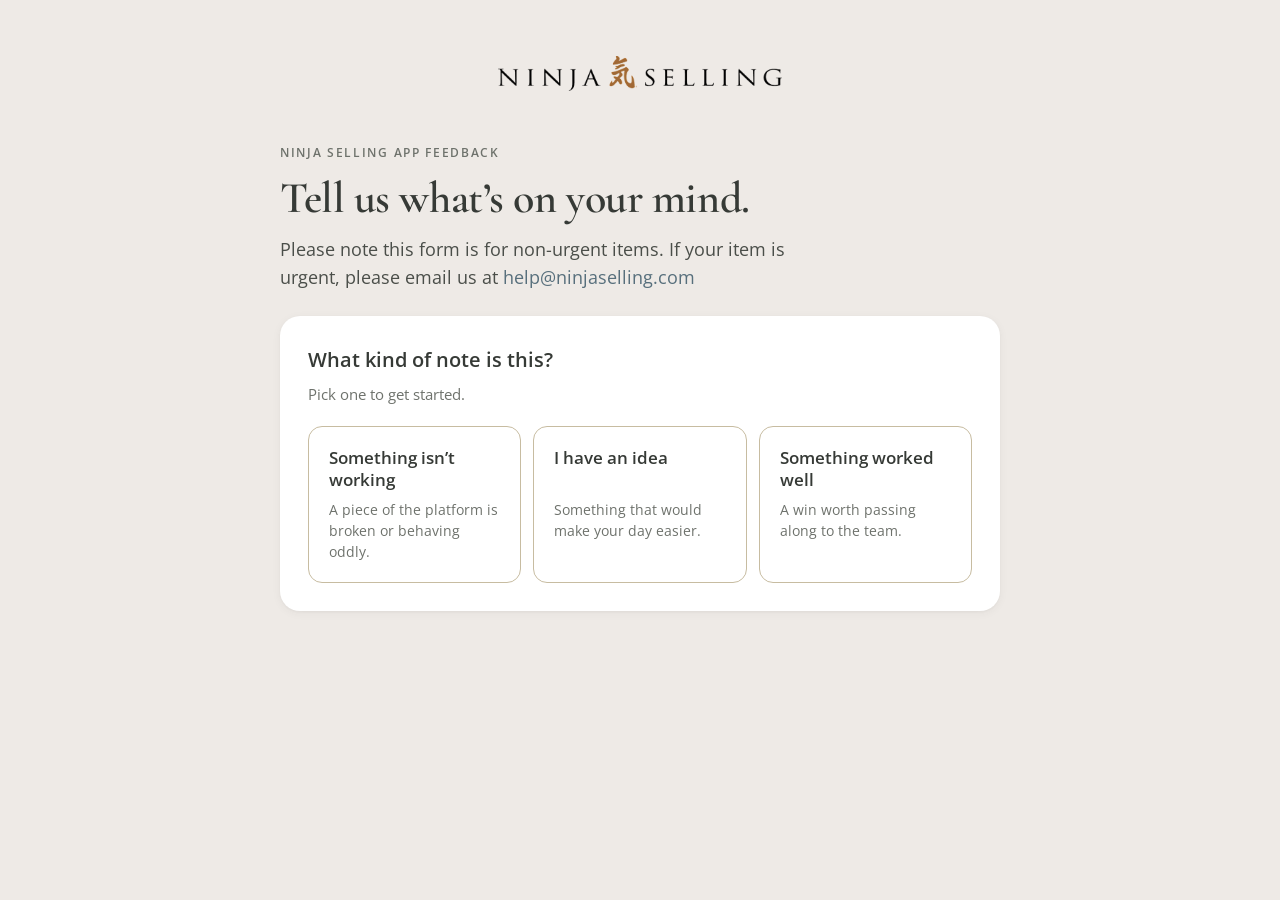
<file: index.html>
<!doctype html>
<html lang="en">
<head>
<meta charset="utf-8">
<meta name="viewport" content="width=device-width, initial-scale=1">
<title>Ninja Selling app feedback</title>
<meta name="description" content="Tell us what's on your mind &mdash; a bug, an idea, or a win from the Ninja Selling platform.">
<meta name="robots" content="noindex">
<link rel="icon" href="assets/logo-primary.png">

<link rel="preconnect" href="https://fonts.googleapis.com">
<link rel="preconnect" href="https://fonts.gstatic.com" crossorigin>
<link rel="stylesheet"
      href="https://fonts.googleapis.com/css2?family=Cormorant+Garamond:wght@500;600;700&family=Open+Sans:wght@400;500;600;700&display=swap">

<link rel="stylesheet" href="css/tokens.css?v=3">
<link rel="stylesheet" href="css/app.css?v=3">
</head>
<body>

<!-- Inline Lucide glyphs (stroke width 2), referenced with <use> -->
<svg width="0" height="0" style="position:absolute" aria-hidden="true" focusable="false">
  <symbol id="i-check" viewBox="0 0 24 24" fill="none" stroke="currentColor"
          stroke-width="3" stroke-linecap="round" stroke-linejoin="round">
    <path d="M20 6 9 17l-5-5"/>
  </symbol>
  <symbol id="i-chevron-down" viewBox="0 0 24 24" fill="none" stroke="currentColor"
          stroke-width="2" stroke-linecap="round" stroke-linejoin="round">
    <path d="m6 9 6 6 6-6"/>
  </symbol>
</svg>

<main class="page">
  <div class="column">

    <div class="logo-row">
      <img src="assets/logo-primary.png" alt="Ninja Selling">
    </div>

    <header class="masthead">
      <div class="eyebrow">Ninja Selling app feedback</div>
      <h1>Tell us what&rsquo;s on your mind.</h1>
      <p class="lead">
        Please note this form is for non-urgent items. If your item is urgent, please email us at
        <a href="mailto:help@ninjaselling.com">help@ninjaselling.com</a>
      </p>
    </header>

    <!-- Success confirmation -->
    <div class="confirmation nc-reveal" id="confirmation" hidden>
      <div class="dot"></div>
      <div class="msg">Thank you &mdash; that came through. We&rsquo;ll follow up if we need more detail.</div>
    </div>

    <form id="feedback-form" novalidate>

      <!-- Honeypot: bots fill this, people never see it -->
      <div class="hp-field" aria-hidden="true">
        <label for="company">Company</label>
        <input type="text" id="company" name="company" tabindex="-1" autocomplete="off">
      </div>

      <div class="column">

        <!-- Card 1 &mdash; type picker -->
        <section class="card">
          <div class="card-head">
            <div class="card-title" id="type-label">What kind of note is this?</div>
            <div class="card-sub">Pick one to get started.</div>
          </div>
          <div class="type-grid" role="group" aria-labelledby="type-label" id="type-grid">
            <button type="button" class="type-option" data-type="broken" aria-pressed="false">
              <span class="t-title">Something isn&rsquo;t working</span>
              <span class="t-blurb">A piece of the platform is broken or behaving oddly.</span>
            </button>
            <button type="button" class="type-option" data-type="idea" aria-pressed="false">
              <span class="t-title">I have an idea</span>
              <span class="t-blurb">Something that would make your day easier.</span>
            </button>
            <button type="button" class="type-option" data-type="win" aria-pressed="false">
              <span class="t-title">Something worked well</span>
              <span class="t-blurb">A win worth passing along to the team.</span>
            </button>
          </div>
          <div class="error-line" id="err-type" hidden>Choose one so we know where to send this.</div>
        </section>

        <!-- Everything below is revealed once a type is chosen -->
        <div class="stack-24" id="lower" hidden>

          <!-- Card 2 &mdash; who -->
          <section class="card">
            <div class="card-title">Who is this about?</div>

            <label class="checkbox" for="on-behalf">
              <input type="checkbox" id="on-behalf">
              <span class="box" aria-hidden="true"><svg width="15" height="15"><use href="#i-check"/></svg></span>
              <span class="text">
                <span class="c-label">I&rsquo;m submitting this on behalf of another Ninja</span>
                <span class="c-desc">Coaches and support staff &mdash; we&rsquo;ll ask for their details too.</span>
              </span>
            </label>

            <div class="identity-summary" id="identity-summary" hidden>
              <div id="identity-summary-text"></div>
              <button type="button" class="btn-text" id="edit-identity">Edit</button>
            </div>

            <div class="stack-16" id="identity-fields">
              <div class="eyebrow">Your information</div>
              <div class="two-up">
                <div class="field" id="f-submitter-name">
                  <label for="submitter-name">Your name</label>
                  <div class="control">
                    <input type="text" id="submitter-name" placeholder="Jane Rivera"
                           autocomplete="name" maxlength="120">
                  </div>
                </div>
                <div class="field" id="f-submitter-email">
                  <label for="submitter-email">Your email</label>
                  <div class="control">
                    <input type="email" id="submitter-email" placeholder="jane@example.com"
                           autocomplete="email" maxlength="200">
                  </div>
                </div>
              </div>
            </div>

            <div class="ruled-block" id="affected-block" hidden>
              <div class="eyebrow">Ninja experiencing the issue</div>
              <div class="two-up">
                <div class="field" id="f-affected-name">
                  <label for="affected-name">Their name</label>
                  <div class="control">
                    <input type="text" id="affected-name" placeholder="Full name"
                           autocomplete="off" maxlength="120">
                  </div>
                </div>
                <div class="field" id="f-affected-email">
                  <label for="affected-email">Their email</label>
                  <div class="control">
                    <input type="email" id="affected-email" placeholder="name@example.com"
                           autocomplete="off" maxlength="200">
                  </div>
                </div>
              </div>
            </div>
          </section>

          <!-- Card 3 &mdash; details -->
          <section class="card">
            <div class="card-title">The details</div>

            <div class="two-up" id="context-top" hidden>
              <div class="field">
                <label for="screen">Where in the platform?</label>
                <div class="control control-select">
                  <select id="screen">
                    <option value="">Choose a screen</option>
                  </select>
                  <span class="chevron"><svg width="18" height="18"><use href="#i-chevron-down"/></svg></span>
                </div>
              </div>
              <div class="field">
                <label for="platform">What were you using?</label>
                <div class="control control-select">
                  <select id="platform"></select>
                  <span class="chevron"><svg width="18" height="18"><use href="#i-chevron-down"/></svg></span>
                </div>
              </div>
            </div>

            <div class="field" id="f-description">
              <label for="description" id="description-label">What happened?</label>
              <textarea class="control-textarea" id="description" rows="6" maxlength="5000"
                        placeholder="Plain language is perfect &mdash; what you expected, and what happened instead."></textarea>
              <span class="field-hint" id="description-hint" hidden>The steps you took, if you remember them, help a lot.</span>
            </div>

            <div class="field" id="context-timing" hidden>
              <label for="timing">When did this happen?</label>
              <div class="control control-select">
                <select id="timing"></select>
                <span class="chevron"><svg width="18" height="18"><use href="#i-chevron-down"/></svg></span>
              </div>
            </div>
          </section>

          <!-- Card 4 &mdash; screenshots -->
          <section class="card">
            <div class="card-head">
              <div class="card-title">Add a screenshot</div>
              <div class="card-sub" id="shot-hint">Optional, but it usually saves a round of questions.</div>
            </div>

            <button type="button" class="dropzone" id="dropzone">
              <span class="dz-primary">Press <span id="paste-key">&#8984;V</span> to paste a screenshot</span>
              <span class="dz-secondary">Or drag an image here, or click to browse your files.</span>
            </button>
            <input type="file" id="file-input" accept="image/*" multiple hidden>

            <div class="thumbs" id="thumbs" hidden></div>
            <p class="sr-only" id="attach-status" role="status" aria-live="polite"></p>
          </section>

          <!-- Submit -->
          <div class="submit-block">
            <div style="padding-top:4px;">
              <label class="checkbox" for="acknowledged">
                <input type="checkbox" id="acknowledged">
                <span class="box" aria-hidden="true"><svg width="15" height="15"><use href="#i-check"/></svg></span>
                <span class="text">
                  <span class="c-label">I understand that the information will be reviewed, but on a non-urgent basis. Anything urgent is to be handled by our support team at help@ninjaselling.com</span>
                </span>
              </label>
              <div class="error-line error-line--ack" id="err-ack" hidden>Please check this box so we can send your note along.</div>
            </div>

            <div class="error-banner" id="err-banner" hidden>We need a bit more here to help &mdash; check the highlighted fields above.</div>
            <div class="error-banner" id="err-submit" hidden></div>

            <div class="actions">
              <button type="submit" class="btn btn-primary" id="submit-btn">Submit Feedback</button>
              <button type="button" class="btn btn-secondary" id="submit-another-btn">Send and add another</button>
            </div>
          </div>

        </div>
      </div>
    </form>
  </div>
</main>

<script src="js/config.js?v=3"></script>
<script src="js/app.js?v=3"></script>
</body>
</html>
</file>
<file: css/tokens.css>
/* ============================================================
   Ninja Selling — design tokens
   Values copied verbatim from the design-system bundle in
   design-reference/.../\_ds/tokens/*.css. Do not invent values here.
   ============================================================ */

:root {
  /* ---- Brand palette (raw) ---- */
  --cream:      #EEEAE6;
  --khaki:      #D7CFBB;
  --copper:     #977B58;  /* PMS 119U — CTAs, accents */
  --ocean:      #576F7C;
  --cool-black: #363A36;
  --olive:      #485237;
  --mauve:      #8E6C69;

  /* ---- Tints & shades ---- */
  --cream-deep:   #E4DED6;
  --khaki-soft:   #E3DDCF;
  --khaki-deep:   #C7BCA1;

  --copper-hover: #856A4A;
  --copper-press: #705942;
  --copper-tint:  #EDE6DC;

  --ocean-hover:  #4B606B;
  --ocean-tint:   #E4E8EA;

  --olive-tint:   #E5E7DF;
  --mauve-tint:   #EDE4E2;

  --cool-black-80: #4A4E49;
  --cool-black-60: #6E726C;
  --cool-black-40: #9A9D97;

  /* ---- Surfaces ---- */
  --surface-page:     var(--cream);
  --surface-card:     #FFFFFF;
  --surface-raised:   #FFFFFF;
  --surface-sunken:   var(--khaki-soft);
  --surface-inverse:  var(--cool-black);
  --surface-selected: var(--copper-tint);

  /* ---- Text ---- */
  --text-strong:   var(--cool-black);
  --text-body:     var(--cool-black-80);
  --text-muted:    var(--cool-black-60);
  --text-subtle:   var(--cool-black-40);
  --text-on-dark:  var(--cream);
  --text-accent:   var(--copper);
  --text-link:     var(--ocean);

  /* ---- Borders / hairlines ---- */
  --border-hairline: #DED7CC;
  --border-soft:     var(--khaki);
  --border-strong:   var(--khaki-deep);
  --border-inverse:  rgba(238,234,230,0.16);

  /* ---- Interactive / semantic ---- */
  --accent:       var(--copper);
  --accent-hover: var(--copper-hover);
  --accent-press: var(--copper-press);
  --accent-quiet: var(--copper-tint);

  --focus-ring: var(--ocean);

  --positive:      var(--olive);
  --positive-tint: var(--olive-tint);
  --info:          var(--ocean);
  --info-tint:     var(--ocean-tint);
  --attention:     var(--mauve);
  --attention-tint:var(--mauve-tint);

  /* ---- Families ---- */
  --font-display: "Cormorant Garamond", "Times New Roman", Georgia, serif;
  --font-ui: "Open Sans", -apple-system, BlinkMacSystemFont, "Segoe UI", Helvetica, Arial, sans-serif;

  /* ---- Weights ---- */
  --fw-body: 400;
  --fw-medium: 500;
  --fw-semibold: 600;
  --fw-bold: 700;

  /* ---- Display scale (Cormorant Garamond) ---- */
  --display-1: 600 64px/1.06 var(--font-display);
  --display-2: 600 48px/1.08 var(--font-display);
  --h1: 600 38px/1.12 var(--font-display);
  --h2: 600 30px/1.16 var(--font-display);
  --h3: 600 24px/1.22 var(--font-display);

  /* ---- Interface scale (Open Sans) ---- */
  --ui-title:   600 20px/1.35 var(--font-ui);
  --ui-lead:    400 18px/1.6  var(--font-ui);
  --ui-body:    400 16px/1.6  var(--font-ui);
  --ui-body-sm: 400 15px/1.55 var(--font-ui);
  --ui-label:   600 14px/1.3  var(--font-ui);
  --ui-meta:    500 13px/1.4  var(--font-ui);
  --ui-micro:   600 11px/1.3  var(--font-ui);

  /* ---- Letter-spacing ---- */
  --tracking-display: -0.01em;
  --tracking-tight:   -0.005em;
  --tracking-normal:  0;
  --tracking-wide:    0.02em;
  --tracking-eyebrow: 0.14em;

  /* ---- Spacing scale (8px base) ---- */
  --space-1:  4px;  --space-2:  8px;  --space-3:  12px; --space-4:  16px;
  --space-5:  20px; --space-6:  24px; --space-7:  32px; --space-8:  40px;
  --space-9:  48px; --space-10: 64px; --space-11: 80px; --space-12: 120px;

  /* ---- Radius ---- */
  --radius-xs: 6px;
  --radius-sm: 10px;   /* inputs, buttons */
  --radius-md: 14px;   /* menus, inner tiles */
  --radius-lg: 20px;   /* cards — BRAND RULE */
  --radius-xl: 28px;
  --radius-pill: 999px;

  /* ---- Border widths ---- */
  --hairline: 1px;
  --stroke: 1.5px;

  /* ---- Shadows (cool-black tinted, never pure black) ---- */
  --shadow-xs: 0 1px 2px rgba(54, 58, 54, 0.05);
  --shadow-sm: 0 1px 3px rgba(54, 58, 54, 0.06), 0 1px 2px rgba(54, 58, 54, 0.04);
  --shadow-card: 0 2px 10px rgba(54, 58, 54, 0.05), 0 1px 3px rgba(54, 58, 54, 0.04);
  --shadow-raised: 0 8px 28px rgba(54, 58, 54, 0.10), 0 2px 8px rgba(54, 58, 54, 0.06);
  --shadow-overlay: 0 20px 60px rgba(54, 58, 54, 0.18), 0 6px 18px rgba(54, 58, 54, 0.10);

  /* ---- Focus ---- */
  --focus-ring-width: 3px;
  --focus-ring-offset: 2px;

  /* ---- Motion — calm, no bounce ---- */
  --ease-standard: cubic-bezier(0.4, 0.0, 0.2, 1);
  --ease-out: cubic-bezier(0.2, 0.0, 0.0, 1);
  --ease-in: cubic-bezier(0.4, 0.0, 1, 1);
  --dur-fast: 120ms;
  --dur-base: 200ms;
  --dur-slow: 320ms;

  /* ---- Layout ---- */
  --content-max: 1120px;
  --touch-min: 48px;
}
</file>
<file: css/app.css>
/* ============================================================
   Ninja Selling app feedback — base + primitives + page
   ============================================================ */

/* ---------- Base (from the design system's base.css) ---------- */
*, *::before, *::after { box-sizing: border-box; }

body {
  margin: 0;
  font: var(--ui-body);
  color: var(--text-body);
  background: var(--surface-page);
  -webkit-font-smoothing: antialiased;
  text-rendering: optimizeLegibility;
}

h1 { font-family: var(--font-display); color: var(--text-strong); font-weight: var(--fw-semibold);
     letter-spacing: var(--tracking-display); margin: 0; text-wrap: balance; }
p { margin: 0; text-wrap: pretty; }

a {
  color: var(--text-link);
  text-decoration: none;
  transition: color var(--dur-fast) var(--ease-standard);
}
a:hover { color: var(--copper-hover); text-decoration: underline; text-underline-offset: 2px; }

:focus-visible {
  outline: var(--focus-ring-width) solid var(--focus-ring);
  outline-offset: var(--focus-ring-offset);
  border-radius: var(--radius-xs);
}

::selection { background: var(--copper-tint); color: var(--text-strong); }

@keyframes nc-reveal {
  from { opacity: 0; transform: translateY(6px); }
  to   { opacity: 1; transform: none; }
}
.nc-reveal { animation: nc-reveal var(--dur-base) var(--ease-standard); }

@media (prefers-reduced-motion: reduce) {
  *, *::before, *::after {
    animation-duration: 1ms !important;
    animation-iteration-count: 1 !important;
    transition-duration: 1ms !important;
    scroll-behavior: auto !important;
  }
}

[hidden] { display: none !important; }

.sr-only {
  position: absolute; width: 1px; height: 1px; padding: 0; margin: -1px;
  overflow: hidden; clip: rect(0 0 0 0); white-space: nowrap; border: 0;
}

/* ---------- Page shell ---------- */
.page {
  min-height: 100vh;
  background: var(--surface-page);
  padding: 56px 20px 120px;
  font-family: var(--font-ui);
  color: var(--text-body);
}

.column {
  max-width: 720px;
  margin: 0 auto;
  display: flex;
  flex-direction: column;
  gap: 24px;
}

.logo-row { display: flex; justify-content: center; padding-bottom: 28px; }
.logo-row img { height: 35px; width: auto; max-width: 100%; display: block; }

.masthead { display: flex; flex-direction: column; gap: 12px; }

.eyebrow {
  font-size: 12px;
  font-weight: 600;
  letter-spacing: var(--tracking-eyebrow);
  text-transform: uppercase;
  color: var(--text-muted);
}

.masthead h1 {
  font-family: var(--font-display);
  font-weight: 600;
  font-size: 44px;
  line-height: 1.1;
  letter-spacing: -0.01em;
  color: var(--text-strong);
}

.lead {
  font-size: 18px;
  line-height: 1.6;
  color: var(--text-body);
  max-width: 56ch;
}

/* ---------- Card shell ---------- */
.card {
  background: var(--surface-card);
  border-radius: var(--radius-lg);
  padding: 28px;
  box-shadow: var(--shadow-card);
  display: flex;
  flex-direction: column;
  gap: 20px;
}

.card-head { display: flex; flex-direction: column; gap: 6px; }
.card-title { font-size: 20px; font-weight: 600; color: var(--text-strong); }
.card-sub { font-size: 15px; color: var(--text-muted); }

.stack-16 { display: flex; flex-direction: column; gap: 16px; }
.stack-24 { display: flex; flex-direction: column; gap: 24px; }

.two-up {
  display: grid;
  grid-template-columns: repeat(auto-fit, minmax(220px, 1fr));
  gap: 16px;
}

.ruled-block {
  display: flex;
  flex-direction: column;
  gap: 16px;
  border-top: 1px solid var(--border-hairline);
  padding-top: 20px;
}

/* ---------- Type picker ---------- */
.type-grid {
  display: grid;
  grid-template-columns: repeat(auto-fit, minmax(190px, 1fr));
  gap: 12px;
}

.type-option {
  text-align: left;
  cursor: pointer;
  font-family: inherit;
  display: flex;
  flex-direction: column;
  gap: 8px;
  padding: 20px;
  min-height: 118px;
  border-radius: var(--radius-md);
  border: 1.5px solid var(--border-strong);
  background: var(--surface-card);
  transition: box-shadow var(--dur-base) var(--ease-standard),
              background var(--dur-base) var(--ease-standard),
              border-color var(--dur-base) var(--ease-standard);
}
.type-option:hover { border-color: var(--copper); }
.type-option[aria-pressed="true"] { border-color: var(--copper); background: var(--copper-tint); }

.type-option .t-title {
  font-size: 17px; font-weight: 600; line-height: 1.3;
  min-height: 44px; color: var(--text-strong);
}
.type-option .t-blurb { font-size: 14px; line-height: 1.5; color: var(--text-muted); }

/* ---------- Field primitives (mirror the DS Input/Select/Textarea) ---------- */
.field { display: flex; flex-direction: column; gap: 6px; }
.field > label { font: var(--ui-label); color: var(--text-strong); }
.field-hint { font: var(--ui-meta); color: var(--text-muted); }
.field.is-invalid .field-hint { color: var(--mauve); }

.control {
  display: flex;
  align-items: center;
  gap: 10px;
  height: 48px;
  padding: 0 14px;
  background: var(--surface-sunken);
  border: 1.5px solid var(--border-strong);
  border-radius: var(--radius-sm);
  transition: border-color var(--dur-fast) var(--ease-standard),
              background var(--dur-fast) var(--ease-standard),
              box-shadow var(--dur-fast) var(--ease-standard);
}
.control:focus-within {
  background: var(--surface-card);
  border-color: var(--ocean);
  box-shadow: 0 0 0 3px rgba(87, 111, 124, 0.16);
}
.field.is-invalid .control { border-color: var(--mauve); }

.control input {
  flex: 1; min-width: 0;
  border: none; outline: none; background: transparent;
  font: var(--ui-body); color: var(--text-strong);
}
.control input::placeholder { color: var(--text-subtle); }

/* Select */
.control-select { position: relative; padding: 0; }
.control-select select {
  appearance: none; -webkit-appearance: none;
  flex: 1; height: 100%;
  padding: 0 40px 0 14px;
  border: none; outline: none; background: transparent;
  font: var(--ui-body); color: var(--text-strong);
  cursor: pointer;
}
.control-select .chevron {
  position: absolute; right: 12px;
  pointer-events: none;
  color: var(--text-muted);
  display: flex;
}

/* Textarea */
.control-textarea {
  resize: vertical;
  padding: 12px 14px;
  width: 100%;
  background: var(--surface-sunken);
  border: 1.5px solid var(--border-strong);
  border-radius: var(--radius-sm);
  font: var(--ui-body);
  color: var(--text-strong);
  outline: none;
  transition: border-color var(--dur-fast) var(--ease-standard),
              background var(--dur-fast) var(--ease-standard),
              box-shadow var(--dur-fast) var(--ease-standard);
}
.control-textarea::placeholder { color: var(--text-subtle); }
.control-textarea:focus {
  background: var(--surface-card);
  border-color: var(--ocean);
  box-shadow: 0 0 0 3px rgba(87, 111, 124, 0.16);
}
.field.is-invalid .control-textarea { border-color: var(--mauve); }

/* Checkbox */
.checkbox {
  display: flex;
  align-items: flex-start;
  gap: 12px;
  cursor: pointer;
  min-height: 48px;
}
.checkbox.is-centered { align-items: center; }
.checkbox input {
  position: absolute; opacity: 0; width: 1px; height: 1px;
}
.checkbox .box {
  flex: 0 0 auto;
  width: 22px; height: 22px;
  margin-top: 2px;
  display: inline-flex; align-items: center; justify-content: center;
  border-radius: 7px;
  border: 1.5px solid var(--border-strong);
  background: var(--surface-card);
  color: var(--text-on-dark);
  transition: background var(--dur-fast) var(--ease-standard),
              border-color var(--dur-fast) var(--ease-standard);
}
.checkbox .box svg { opacity: 0; }
.checkbox input:checked + .box { background: var(--copper); border-color: var(--copper); }
.checkbox input:checked + .box svg { opacity: 1; }
.checkbox input:focus-visible + .box {
  outline: var(--focus-ring-width) solid var(--focus-ring);
  outline-offset: var(--focus-ring-offset);
}
.checkbox .text { display: flex; flex-direction: column; gap: 2px; }
.checkbox .c-label { font: var(--ui-body); color: var(--text-strong); }
.checkbox .c-desc { font: var(--ui-meta); color: var(--text-muted); }

/* ---------- Buttons (mirror the DS Button) ---------- */
.btn {
  display: inline-flex; align-items: center; justify-content: center;
  gap: 10px;
  height: 52px;
  padding: 0 28px;
  font: 600 16px/1 var(--font-ui);
  letter-spacing: 0.01em;
  border-radius: var(--radius-sm);
  border: 1px solid transparent;
  cursor: pointer;
  transition: background var(--dur-fast) var(--ease-standard),
              border-color var(--dur-fast) var(--ease-standard),
              color var(--dur-fast) var(--ease-standard);
  white-space: nowrap;
  user-select: none;
}
.btn:disabled { cursor: not-allowed; opacity: 0.5; }

.btn-primary { background: var(--copper); color: var(--text-on-dark); }
.btn-primary:hover:not(:disabled) { background: var(--copper-hover); }
.btn-primary:active:not(:disabled) { background: var(--copper-press); }

.btn-secondary {
  background: var(--surface-card);
  color: var(--text-strong);
  border-color: var(--border-strong);
}
.btn-secondary:hover:not(:disabled) { background: var(--khaki-soft); }
.btn-secondary:active:not(:disabled) { background: var(--khaki); }

.btn-text {
  font-family: inherit; font-size: 15px; font-weight: 600;
  color: var(--copper); background: none; border: none;
  cursor: pointer; padding: 8px;
}
.btn-text:hover { color: var(--copper-hover); }

/* ---------- Saved-identity summary ---------- */
.identity-summary {
  display: flex; align-items: center; justify-content: space-between;
  gap: 16px;
  background: var(--surface-sunken);
  border-radius: var(--radius-md);
  padding: 16px 20px;
  font-size: 15px;
  color: var(--text-strong);
}

/* ---------- Dropzone ---------- */
.dropzone {
  display: flex; flex-direction: column; align-items: center;
  gap: 10px;
  text-align: center;
  padding: 36px 24px;
  width: 100%;
  border-radius: var(--radius-md);
  border: 1.5px dashed var(--border-strong);
  background: var(--surface-sunken);
  cursor: pointer;
  font-family: inherit;
  transition: border-color var(--dur-base) var(--ease-standard);
}
.dropzone.is-dragging { border-color: var(--copper); }
.dropzone .dz-primary { font-size: 17px; font-weight: 600; color: var(--text-strong); }
.dropzone .dz-secondary { font-size: 15px; color: var(--text-muted); }

.thumbs { display: flex; flex-wrap: wrap; gap: 12px; }
.thumb { position: relative; width: 132px; }
.thumb img {
  width: 132px; height: 96px; object-fit: cover;
  border-radius: var(--radius-sm);
  border: 1px solid var(--border-hairline);
  display: block;
}
.thumb .thumb-name {
  font-size: 13px; color: var(--text-muted); margin-top: 6px;
  overflow: hidden; text-overflow: ellipsis; white-space: nowrap;
}
.thumb .thumb-remove {
  position: absolute; top: -8px; right: -8px;
  width: 28px; height: 28px;
  border-radius: var(--radius-pill);
  border: 1px solid var(--border-hairline);
  background: var(--surface-card);
  color: var(--text-strong);
  font-family: inherit; font-size: 15px; line-height: 1;
  cursor: pointer;
  box-shadow: var(--shadow-raised);
}

/* ---------- Messages ---------- */
.error-line { font-size: 14px; color: var(--attention); }
.error-line--ack { margin-top: 8px; }

.error-banner {
  font-size: 15px;
  color: var(--attention);
  background: var(--attention-tint);
  border-radius: var(--radius-md);
  padding: 14px 18px;
}

.confirmation {
  display: flex; gap: 12px; align-items: flex-start;
  background: var(--olive-tint);
  border: 1px solid var(--border-hairline);
  border-radius: var(--radius-lg);
  padding: 20px 24px;
}
.confirmation .dot {
  width: 8px; height: 8px; border-radius: var(--radius-pill);
  background: var(--positive); margin-top: 9px; flex: none;
}
.confirmation .msg { font-size: 16px; line-height: 1.6; color: var(--text-strong); }

.submit-block { display: flex; flex-direction: column; gap: 16px; }
.actions { display: flex; flex-wrap: wrap; gap: 12px; align-items: center; }

/* Honeypot — off-screen, never displayed, not announced */
.hp-field {
  position: absolute; left: -9999px; top: auto;
  width: 1px; height: 1px; overflow: hidden;
}

@media (max-width: 560px) {
  .page { padding: 40px 16px 96px; }
  .card { padding: 22px; }
  .masthead h1 { font-size: 36px; }
  .btn { width: 100%; }
}
</file>
